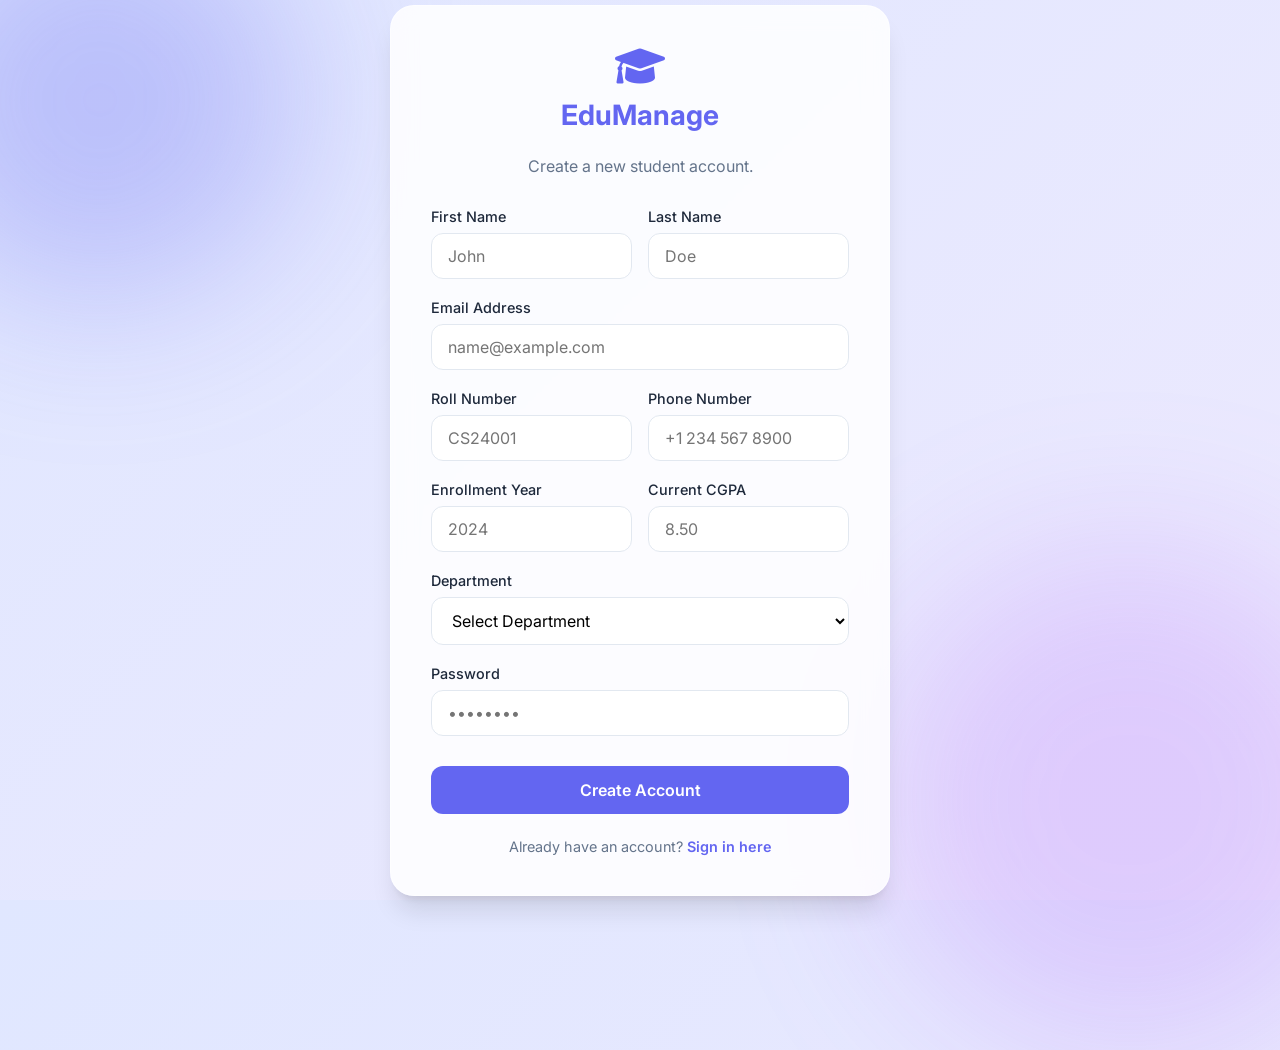
<file: src/main/resources/static/register.html>
<!DOCTYPE html>
<html lang="en">
<head>
    <meta charset="UTF-8">
    <meta name="viewport" content="width=device-width, initial-scale=1.0">
    <title>Register - EduManage</title>
    <link rel="stylesheet" href="css/auth.css">
    <link href="https://fonts.googleapis.com/css2?family=Inter:wght@300;400;500;600;700&display=swap" rel="stylesheet">
    <link rel="stylesheet" href="https://cdnjs.cloudflare.com/ajax/libs/font-awesome/6.0.0/css/all.min.css" integrity="sha512-9usAa10IRO0HhonpyAIVpjrylPvoDwiPUiKdWk5t3PyolY1cOd4DSE0Ga+ri4AuTroPR5aQvXU9xC6qOPnzFeg==" crossorigin="anonymous" referrerpolicy="no-referrer" />
</head>
<body>
    <div class="bg-shape bg-shape-1"></div>
    <div class="bg-shape bg-shape-2"></div>

    <div class="auth-container" style="max-width: 500px;">
        <div class="logo-container">
            <i class="fa-solid fa-graduation-cap"></i>
            <h2>EduManage</h2>
        </div>
        <p class="subtitle">Create a new student account.</p>

        <div id="errorMessage"></div>

        <form id="registerForm">
            <div style="display: flex; gap: 16px;">
                <div class="form-group" style="flex: 1;">
                    <label for="firstName">First Name</label>
                    <input type="text" id="firstName" required placeholder="John">
                </div>
                <div class="form-group" style="flex: 1;">
                    <label for="lastName">Last Name</label>
                    <input type="text" id="lastName" required placeholder="Doe">
                </div>
            </div>
            <div class="form-group">
                <label for="email">Email Address</label>
                <input type="email" id="email" required placeholder="name@example.com">
            </div>
            <div style="display: flex; gap: 16px;">
                <div class="form-group" style="flex: 1;">
                    <label for="rollNumber">Roll Number</label>
                    <input type="text" id="rollNumber" required placeholder="CS24001">
                </div>
                <div class="form-group" style="flex: 1;">
                    <label for="phoneNumber">Phone Number</label>
                    <input type="tel" id="phoneNumber" placeholder="+1 234 567 8900">
                </div>
            </div>
            <div style="display: flex; gap: 16px;">
                <div class="form-group" style="flex: 1;">
                    <label for="enrollmentYear">Enrollment Year</label>
                    <input type="number" id="enrollmentYear" required min="2000" max="2100" placeholder="2024">
                </div>
                <div class="form-group" style="flex: 1;">
                    <label for="cgpa">Current CGPA</label>
                    <input type="number" id="cgpa" step="0.01" min="0" max="10" placeholder="8.50">
                </div>
            </div>
            <div class="form-group">
                <label for="department">Department</label>
                <select id="department" required>
                    <option value="" disabled selected>Select Department</option>
                    <option value="Computer Science">Computer Science</option>
                    <option value="Mathematics">Mathematics</option>
                    <option value="Physics">Physics</option>
                    <option value="Biology">Biology</option>
                    <option value="Business">Business</option>
                    <option value="Arts">Arts</option>
                </select>
            </div>
            <div class="form-group">
                <label for="password">Password</label>
                <input type="password" id="password" required placeholder="••••••••">
            </div>
            <button type="submit" class="btn-primary" id="registerBtn">Create Account</button>
        </form>

        <div class="auth-links">
            Already have an account? <a href="login.html">Sign in here</a>
        </div>
    </div>

    <script src="js/auth.js"></script>
</body>
</html>
</file>
<file: src/main/resources/static/css/auth.css>
:root {
    --primary-color: #6366f1;
    --primary-hover: #4f46e5;
    --bg-main: #f8fafc;
    --bg-card: rgba(255, 255, 255, 0.85);
    --text-main: #1e293b;
    --text-muted: #64748b;
    --border-color: #e2e8f0;
    --transition-speed: 0.3s;
    --shadow-lg: 0 20px 25px -5px rgb(0 0 0 / 0.1), 0 8px 10px -6px rgb(0 0 0 / 0.1);
}

* {
    margin: 0;
    padding: 0;
    box-sizing: border-box;
}

body {
    font-family: 'Inter', sans-serif;
    color: var(--text-main);
    min-height: 100vh;
    display: flex;
    align-items: center;
    justify-content: center;
    background: linear-gradient(135deg, #e0e7ff 0%, #ede9fe 100%);
    position: relative;
    overflow: hidden;
}

/* Background aesthetic shapes */
.bg-shape {
    position: absolute;
    border-radius: 50%;
    filter: blur(80px);
    z-index: -1;
}
.bg-shape-1 {
    width: 400px;
    height: 400px;
    background: rgba(99, 102, 241, 0.3);
    top: -100px;
    left: -100px;
}
.bg-shape-2 {
    width: 500px;
    height: 500px;
    background: rgba(168, 85, 247, 0.2);
    bottom: -150px;
    right: -100px;
}

.auth-container {
    background: var(--bg-card);
    backdrop-filter: blur(12px);
    -webkit-backdrop-filter: blur(12px);
    border: 1px solid rgba(255,255,255,0.5);
    padding: 40px;
    border-radius: 24px;
    box-shadow: var(--shadow-lg);
    width: 100%;
    max-width: 450px;
    text-align: center;
    animation: slideUp 0.5s ease-out forwards;
}

@keyframes slideUp {
    from {
        opacity: 0;
        transform: translateY(30px);
    }
    to {
        opacity: 1;
        transform: translateY(0);
    }
}

.logo-container {
    margin-bottom: 24px;
    color: var(--primary-color);
}

.logo-container i {
    font-size: 2.5rem;
    margin-bottom: 12px;
}

.logo-container h2 {
    font-size: 1.75rem;
    font-weight: 700;
}

.auth-container p.subtitle {
    color: var(--text-muted);
    margin-bottom: 32px;
}

.form-group {
    text-align: left;
    margin-bottom: 20px;
}

.form-group label {
    display: block;
    margin-bottom: 8px;
    font-weight: 500;
    font-size: 0.9rem;
}

.form-group input, .form-group select {
    width: 100%;
    padding: 12px 16px;
    border: 1px solid var(--border-color);
    border-radius: 12px;
    font-family: inherit;
    font-size: 1rem;
    background: rgba(255,255,255,0.9);
    transition: all var(--transition-speed);
}

.form-group input:focus, .form-group select:focus {
    outline: none;
    border-color: var(--primary-color);
    box-shadow: 0 0 0 4px rgba(99, 102, 241, 0.15);
    background: #fff;
}

.btn-primary {
    width: 100%;
    padding: 14px;
    border-radius: 12px;
    background-color: var(--primary-color);
    color: white;
    border: none;
    font-size: 1rem;
    font-weight: 600;
    font-family: inherit;
    cursor: pointer;
    transition: all var(--transition-speed);
    margin-top: 10px;
}

.btn-primary:hover {
    background-color: var(--primary-hover);
    transform: translateY(-2px);
    box-shadow: 0 4px 12px rgba(99, 102, 241, 0.3);
}

.auth-links {
    margin-top: 24px;
    font-size: 0.9rem;
    color: var(--text-muted);
}

.auth-links a {
    color: var(--primary-color);
    text-decoration: none;
    font-weight: 600;
    transition: color 0.2s;
}

.auth-links a:hover {
    color: var(--primary-hover);
    text-decoration: underline;
}

#errorMessage {
    color: #ef4444;
    background: #fef2f2;
    padding: 12px;
    border-radius: 8px;
    margin-bottom: 20px;
    font-size: 0.9rem;
    font-weight: 500;
    display: none;
    border: 1px solid #fca5a5;
}
</file>
